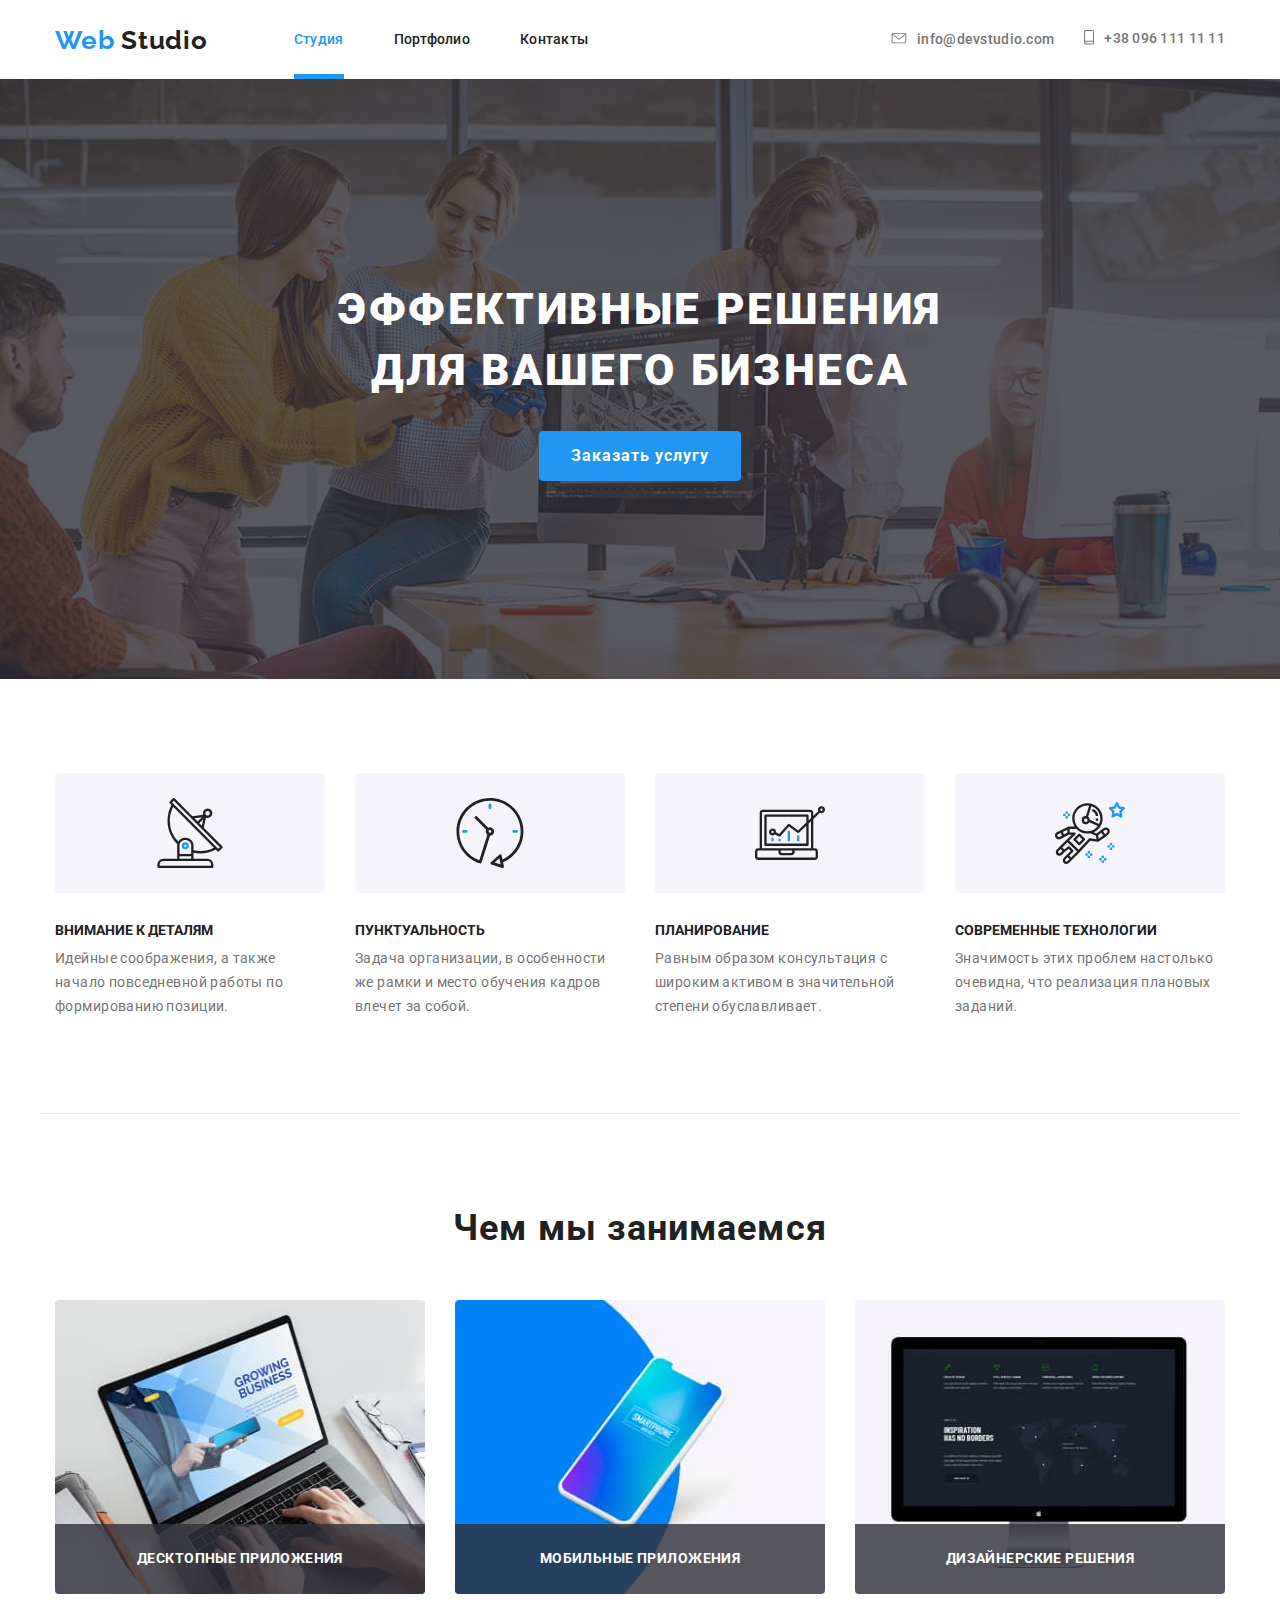
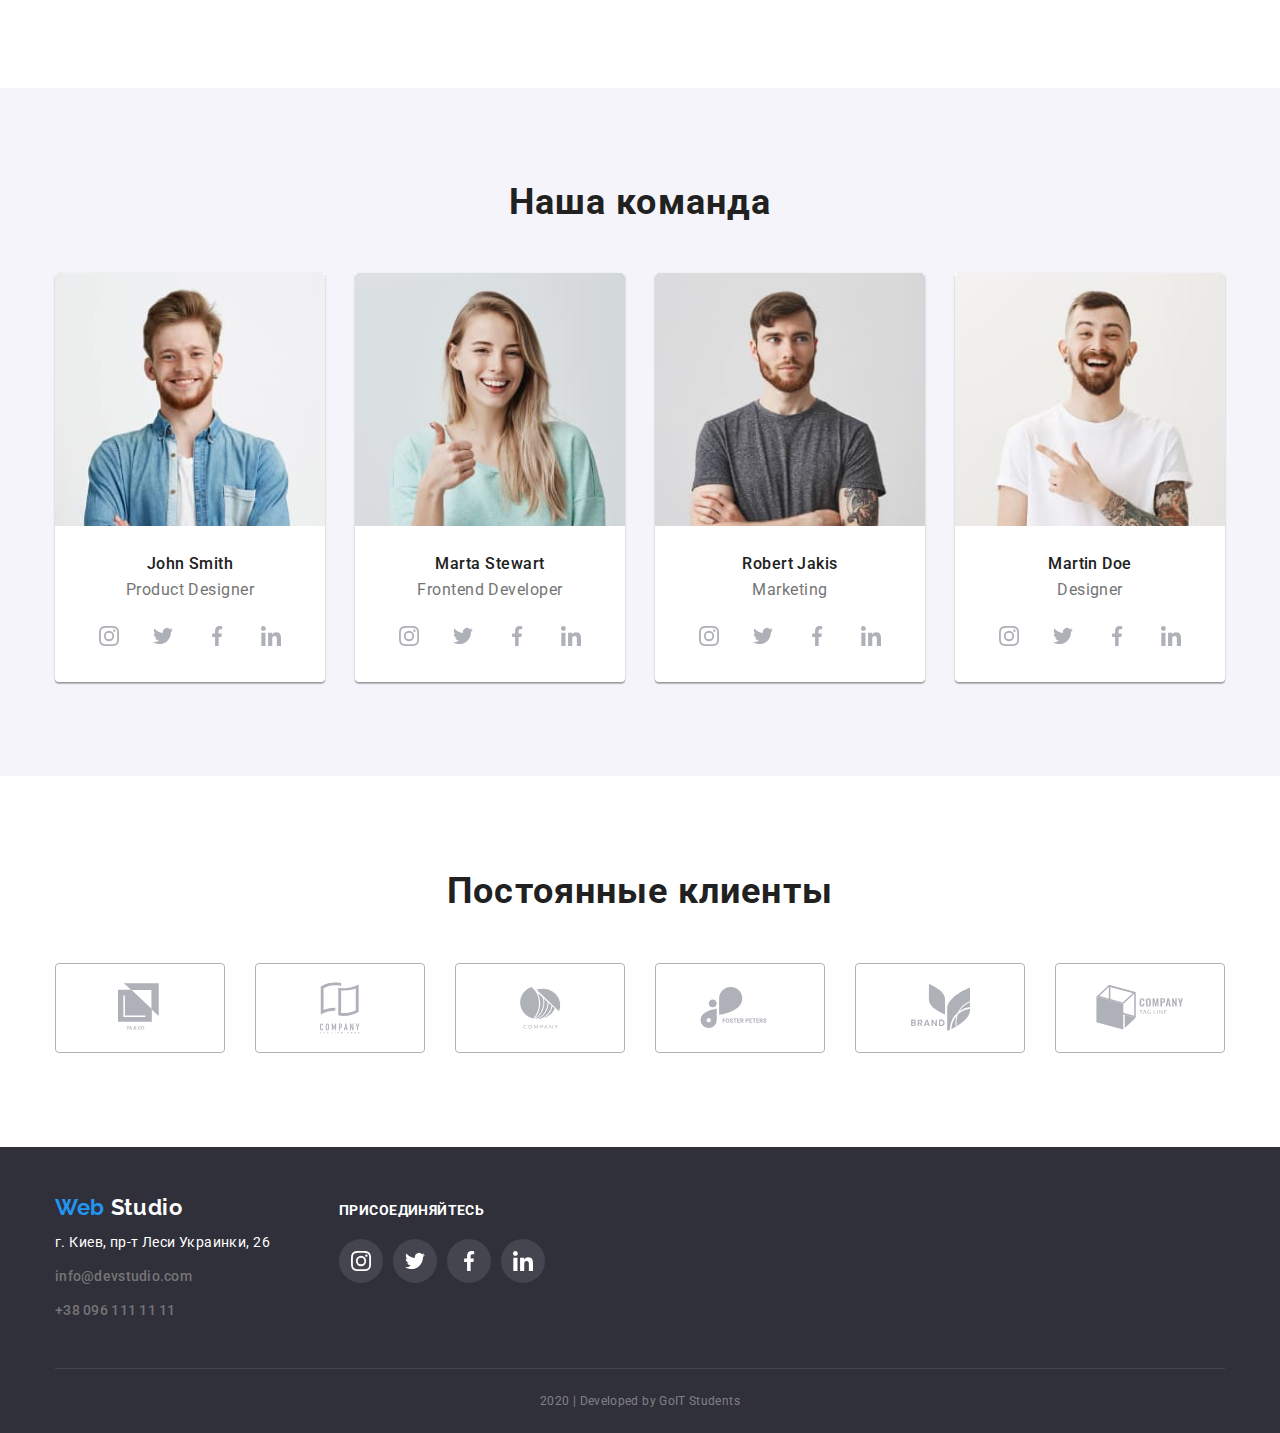
<file: index.html>
<!DOCTYPE html>
<html lang="ru">
  <head>
    <meta charset="UTF-8" />
    <meta name="viewport" content="width=device-width, initial-scale=1.0" />
    <link
      href="https://fonts.googleapis.com/css2?family=Raleway:wght@700&amp;family=Roboto:wght@400;500;700;900&amp;display=swap"
      rel="stylesheet"
    />
    <link
      rel="stylesheet"
      href="https://cdnjs.cloudflare.com/ajax/libs/modern-normalize/0.6.0/modern-normalize.min.css"
    />
    <link rel="stylesheet" href="./css/main.css" />
    <title>Студия</title>
  </head>

  <body>
    <!-- Шапка сайта -->
    <header class="header">
      <div class="container">
        <div class="header-flex">
          <nav class="site-nav">
            <a lang="en" href="./index.html" class="logo"
              ><span class="web">Web</span> Studio</a
            >
            <ul class="main-nav list">
              <li><a href="./index.html" class="link current">Студия</a></li>
              <li><a href="./portfolio.html" class="link">Портфолио</a></li>
              <li><a href="" class="link">Контакты</a></li>
            </ul>
          </nav>
          <ul class="contacts list">
            <li class="contacts-item">
              <a class="contacts-link" href="mailto:info@devstudio.com">
                <svg class="icon envelope" width="16" height="11">
                  <use href="./images/sprite.svg#envelope"></use>
                </svg>
                info@devstudio.com
              </a>
            </li>
            <li class="contacts-item">
              <a class="contacts-link" href="tel:380961111111">
                <svg class="icon smartphone" width="10" height="15">
                  <use href="./images/sprite.svg#smartphone"></use>
                </svg>
                +38 096 111 11 11</a
              >
            </li>
          </ul>
        </div>
      </div>
    </header>
    <main>
      <!-- Функция заказа услуги -->
      <section class="hero">
        <div class="hero-content">
          <h1 class="hero-title">
            эффективные решения <br />для вашего бизнеса
          </h1>
          <a href="" class="hero-button">Заказать услугу</a>
        </div>
      </section>
      <!-- Преимущества -->
      <section class="benefits">
        <div class="container">
          <h2 class="visually-hidden">Преимущества</h2>
          <ul class="benefits-flex list">
            <li class="benefits-item">
              <svg class="benefits-icon">
                <use href="./images/sprite.svg#antenna"></use>
              </svg>
              <h3 class="benefits-subtitle">Внимание к деталям</h3>
              <p class="benefits-text">
                Идейные соображения, а также начало повседневной работы по
                формированию позиции.
              </p>
            </li>
            <li class="benefits-item">
              <svg class="benefits-icon">
                <use href="./images/sprite.svg#clock"></use>
              </svg>
              <h3 class="benefits-subtitle">Пунктуальность</h3>
              <p class="benefits-text">
                Задача организации, в особенности же рамки и место обучения
                кадров влечет за собой.
              </p>
            </li>
            <li class="benefits-item">
              <svg class="benefits-icon">
                <use href="./images/sprite.svg#diagram"></use>
              </svg>
              <h3 class="benefits-subtitle">Планирование</h3>
              <p class="benefits-text">
                Равным образом консультация с широким активом в значительной
                степени обуславливает.
              </p>
            </li>
            <li class="benefits-item">
              <svg class="benefits-icon">
                <use href="./images/sprite.svg#astronaut"></use>
              </svg>
              <h3 class="benefits-subtitle">Современные технологии</h3>
              <p class="benefits-text">
                Значимость этих проблем настолько очевидна, что реализация
                плановых заданий.
              </p>
            </li>
          </ul>
        </div>
      </section>
      <!-- Предоставляемые услуги -->
      <section class="products">
        <div class="container">
          <h2 class="products-title">Чем мы занимаемся</h2>
          <ul class="products-flex list">
            <li class="products-item">
              <img
                src="./images/devices/laptop.jpg"
                alt="Открытая программа на экране ноутбука"
                width="370"
                height="294"
              />
              <p class="products-text">Десктопные приложения</p>
            </li>
            <li class="products-item">
              <img
                src="./images/devices/phone.jpg"
                alt="Смартфон c открытым мобильным приложением"
                width="370"
                height="294"
              />
              <p class="products-text">Мобильные приложения</p>
            </li>
            <li class="products-item">
              <img
                src="./images/devices/computer.jpg"
                alt="Экран компьютера с дизайном на рабочем столе"
                width="370"
                height="294"
              />
              <p class="products-text">Дизайнерские решения</p>
            </li>
          </ul>
        </div>
      </section>
      <!-- Команда -->
      <section class="workers">
        <div class="container">
          <h2 class="workers-title">Наша команда</h2>
          <ul class="workers-flex list">
            <li class="workers-item">
              <img
                src="./images/teamworkers/john.jpg"
                alt="Фото Джона Смита"
                width="270"
              />
              <h3 class="workers-subtitle">John Smith</h3>
              <p class="workers-text">Product Designer</p>
              <ul class="workers-socials list">
                <li class="workers-socials item">
                  <a
                    href="https://www.instagram.com/"
                    aria-label="Ссылка на Instagram"
                    class="workers-link"
                  >
                    <svg class="social-icon" width="20" height="20">
                      <use href="./images/sprite.svg#instagram"></use>
                    </svg>
                  </a>
                </li>
                <li class="workers-socials item">
                  <a
                    href="https://www.twitter.com/"
                    aria-label="Ссылка на Twitter"
                    class="workers-link"
                  >
                    <svg class="social-icon" width="20" height="20">
                      <use href="./images/sprite.svg#twitter"></use>
                    </svg>
                  </a>
                </li>
                <li class="workers-socials item">
                  <a
                    href="https://www.facebook.com/"
                    aria-label="Ссылка на Facebook"
                    class="workers-link"
                    ><svg class="social-icon" width="20" height="20">
                      <use href="./images/sprite.svg#facebook"></use></svg
                  ></a>
                </li>
                <li class="workers-socials item">
                  <a
                    href="https://www.linkedin.com/"
                    aria-label="Ссылка на LinkedIn"
                    class="workers-link"
                    ><svg class="social-icon" width="20" height="20">
                      <use href="./images/sprite.svg#linkedin"></use></svg
                  ></a>
                </li>
              </ul>
            </li>
            <li class="workers-item">
              <img
                src="./images/teamworkers/marta.jpg"
                alt="Фото Марты Стюарт"
                width="270"
              />
              <h3 class="workers-subtitle">Marta Stewart</h3>
              <p class="workers-text">Frontend Developer</p>
              <ul class="workers-socials list">
                <li class="workers-socials item">
                  <a
                    href="https://www.instagram.com/"
                    aria-label="Ссылка на Instagram"
                    class="workers-link"
                  >
                    <svg class="social-icon" width="20" height="20">
                      <use href="./images/sprite.svg#instagram"></use>
                    </svg>
                  </a>
                </li>
                <li class="workers-socials item">
                  <a
                    href="https://www.twitter.com/"
                    aria-label="Ссылка на Twitter"
                    class="workers-link"
                  >
                    <svg class="social-icon" width="20" height="20">
                      <use href="./images/sprite.svg#twitter"></use>
                    </svg>
                  </a>
                </li>
                <li class="workers-socials item">
                  <a
                    href="https://www.facebook.com/"
                    aria-label="Ссылка на Facebook"
                    class="workers-link"
                    ><svg class="social-icon" width="20" height="20">
                      <use href="./images/sprite.svg#facebook"></use></svg
                  ></a>
                </li>
                <li class="workers-socials item">
                  <a
                    href="https://www.linkedin.com/"
                    aria-label="Ссылка на LinkedIn"
                    class="workers-link"
                    ><svg class="social-icon" width="20" height="20">
                      <use href="./images/sprite.svg#linkedin"></use></svg
                  ></a>
                </li>
              </ul>
            </li>
            <li class="workers-item">
              <img
                src="./images/teamworkers/robert.jpg"
                alt="Фото Роберта Джайкиса"
                width="270"
              />
              <h3 class="workers-subtitle">Robert Jakis</h3>
              <p class="workers-text">Marketing</p>
              <ul class="workers-socials list">
                <li class="workers-socials item">
                  <a
                    href="https://www.instagram.com/"
                    aria-label="Ссылка на Instagram"
                    class="workers-link"
                  >
                    <svg class="social-icon" width="20" height="20">
                      <use href="./images/sprite.svg#instagram"></use>
                    </svg>
                  </a>
                </li>
                <li class="workers-socials item">
                  <a
                    href="https://www.twitter.com/"
                    aria-label="Ссылка на Twitter"
                    class="workers-link"
                  >
                    <svg class="social-icon" width="20" height="20">
                      <use href="./images/sprite.svg#twitter"></use>
                    </svg>
                  </a>
                </li>
                <li class="workers-socials item">
                  <a
                    href="https://www.facebook.com/"
                    aria-label="Ссылка на Facebook"
                    class="workers-link"
                    ><svg class="social-icon" width="20" height="20">
                      <use href="./images/sprite.svg#facebook"></use></svg
                  ></a>
                </li>
                <li class="workers-socials item">
                  <a
                    href="https://www.linkedin.com/"
                    aria-label="Ссылка на LinkedIn"
                    class="workers-link"
                    ><svg class="social-icon" width="20" height="20">
                      <use href="./images/sprite.svg#linkedin"></use></svg
                  ></a>
                </li>
              </ul>
            </li>
            <li class="workers-item">
              <img
                src="./images/teamworkers/martin.jpg"
                alt="Фото Мартина Дое"
                width="270"
              />
              <h3 class="workers-subtitle">Martin Doe</h3>
              <p class="workers-text">Designer</p>
              <ul class="workers-socials list">
                <li class="workers-socials item">
                  <a
                    href="https://www.instagram.com/"
                    aria-label="Ссылка на Instagram"
                    class="workers-link"
                  >
                    <svg class="social-icon" width="20" height="20">
                      <use href="./images/sprite.svg#instagram"></use>
                    </svg>
                  </a>
                </li>
                <li class="workers-socials item">
                  <a
                    href="https://www.twitter.com/"
                    aria-label="Ссылка на Twitter"
                    class="workers-link"
                  >
                    <svg class="social-icon" width="20" height="20">
                      <use href="./images/sprite.svg#twitter"></use>
                    </svg>
                  </a>
                </li>
                <li class="workers-socials item">
                  <a
                    href="https://www.facebook.com/"
                    aria-label="Ссылка на Facebook"
                    class="workers-link"
                    ><svg class="social-icon" width="20" height="20">
                      <use href="./images/sprite.svg#facebook"></use></svg
                  ></a>
                </li>
                <li class="workers-socials item">
                  <a
                    href="https://www.linkedin.com/"
                    aria-label="Ссылка на LinkedIn"
                    class="workers-link"
                    ><svg class="social-icon" width="20" height="20">
                      <use href="./images/sprite.svg#linkedin"></use></svg
                  ></a>
                </li>
              </ul>
            </li>
          </ul>
        </div>
      </section>
      <!-- Постоянные клиенты -->
      <section class="clients">
        <div class="container">
          <h2 class="clients-title">Постоянные клиенты</h2>
          <ul class="clients-flex list">
            <li class="clients-item">
              <a href="" aria-label="Ссылка на YA & CO" class="clients-link">
                <svg class="clients-icon" width="45" height="50">
                  <use href="./images/sprite.svg#client1"></use>
                </svg>
              </a>
            </li>
            <li class="clients-item">
              <a
                href=""
                aria-label="Ссылка на COMPANY TAGLINE HERE"
                class="clients-link"
              >
                <svg class="clients-icon" width="40" height="52">
                  <use href="./images/sprite.svg#client2"></use>
                </svg>
              </a>
            </li>
            <li class="clients-item">
              <a href="" aria-label="Ссылка на COMPANY" class="clients-link">
                <svg class="clients-icon" width="41" height="42">
                  <use href="./images/sprite.svg#client3"></use>
                </svg>
              </a>
            </li>
            <li class="clients-item">
              <a
                href=""
                aria-label="Ссылка на FOSTER PETERS"
                class="clients-link"
              >
                <svg class="clients-icon" width="80" height="42">
                  <use href="./images/sprite.svg#client4"></use>
                </svg>
              </a>
            </li>
            <li class="clients-item">
              <a href="" aria-label="Ссылка на BRAND" class="clients-link">
                <svg class="clients-icon" width="59" height="47">
                  <use href="./images/sprite.svg#client5"></use>
                </svg>
              </a>
            </li>
            <li class="clients-item">
              <a
                href=""
                aria-label="Ссылка на COMPANY TAG LINE"
                class="clients-link"
              >
                <svg class="clients-icon" width="88" height="45">
                  <use href="./images/sprite.svg#client6"></use>
                </svg>
              </a>
            </li>
          </ul>
        </div>
      </section>
    </main>
    <!-- Футер -->
    <footer class="footer">
      <div class="container">
        <div class="footer-flex">
          <div class="footer-info">
            <a lang="en" href="./index.html" class="footer-logo"
              ><span class="web">Web</span> Studio</a
            >
            <address>
              <a
                href="https://www.google.com/maps/place/%D0%B1%D1%83%D0%BB.+%D0%9B%D0%B5%D1%81%D0%B8+%D0%A3%D0%BA%D1%80%D0%B0%D0%B8%D0%BD%D0%BA%D0%B8,+26,+%D0%9A%D0%B8%D0%B5%D0%B2,+02000/@50.4265807,30.5361971,17z/data=!3m1!4b1!4m5!3m4!1s0x40d4cf0e033ecbe9:0x57a4dffefec77da0!8m2!3d50.4265807!4d30.5383858"
                class="address"
                target="_blank"
                >г. Киев, пр-т Леси Украинки, 26</a
              >
            </address>
            <ul class="footer contacts list">
              <li class="footer-contacts-link">
                <a class="contacts-link" href="mailto:info@devstudio.com"
                  >info@devstudio.com</a
                >
              </li>
              <li class="footer-contacts-link">
                <a class="contacts-link" href="tel:380961111111"
                  >+38 096 111 11 11</a
                >
              </li>
            </ul>
          </div>
          <!-- Ссылки на соц сети -->
          <div class="footer-join">
            <p class="socials-subtitle">присоединяйтесь</p>
            <ul class="footer-socials list">
              <li class="socials-item">
                <a
                  class="socials-link"
                  href="https://www.instagram.com/"
                  aria-label="Ссылка на Instagram"
                >
                  <svg class="social-icon footer" width="20" height="20">
                    <use href="./images/sprite.svg#instagram"></use>
                  </svg>
                </a>
              </li>
              <li class="socials-item">
                <a
                  class="socials-link"
                  href="https://www.twitter.com/"
                  aria-label="Ссылка на Twitter"
                >
                  <svg class="social-icon footer" width="20" height="20">
                    <use href="./images/sprite.svg#twitter"></use>
                  </svg>
                </a>
              </li>
              <li class="socials-item">
                <a
                  class="socials-link"
                  href="https://www.facebook.com/"
                  aria-label="Ссылка на Facebook"
                >
                  <svg class="social-icon footer" width="20" height="20">
                    <use href="./images/sprite.svg#facebook"></use>
                  </svg>
                </a>
              </li>
              <li class="socials-item">
                <a
                  class="socials-link"
                  href="https://www.linkedin.com/"
                  aria-label="Ссылка на LinkedIn"
                >
                  <svg class="social-icon footer" width="20" height="20">
                    <use href="./images/sprite.svg#linkedin"></use></svg
                ></a>
              </li>
            </ul>
          </div>
        </div>
        <p class="copyright">
          2020 | Developed by GoIT Students
        </p>
      </div>
    </footer>
  </body>
</html>
</file>
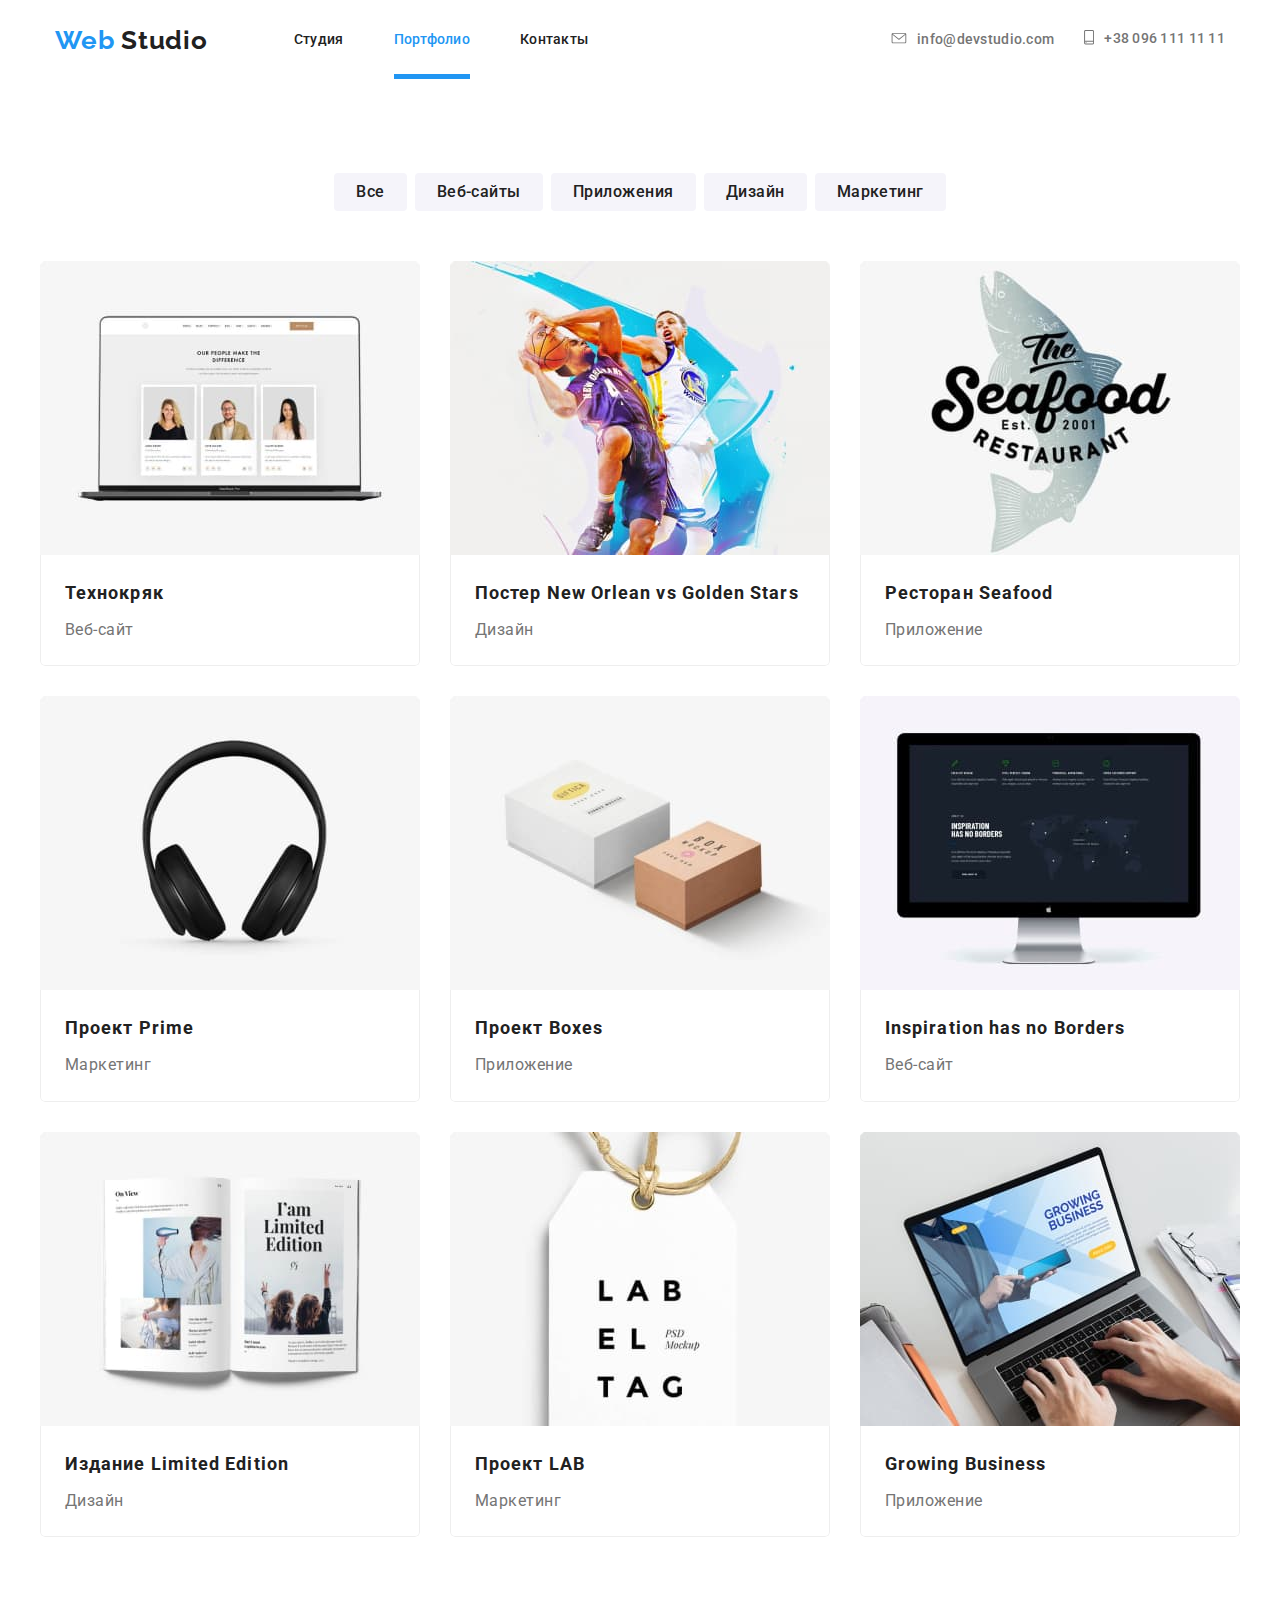
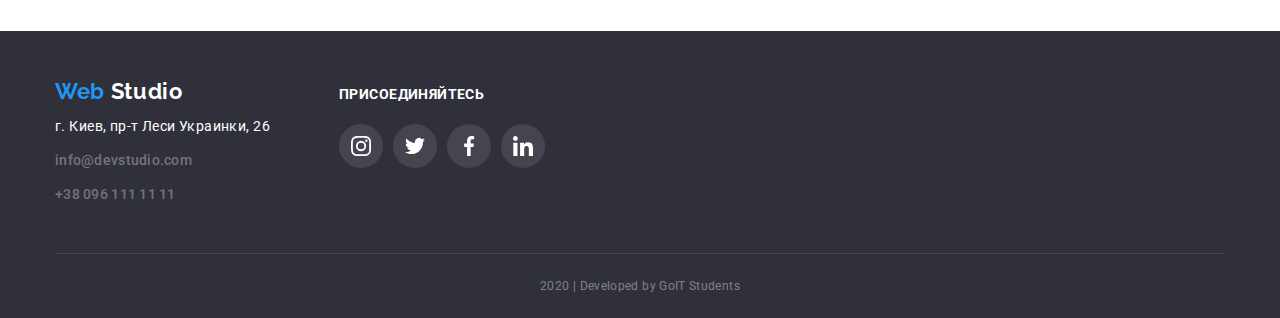
<file: portfolio.html>
<!DOCTYPE html>
<html lang="ru">
  <head>
    <meta charset="UTF-8" />
    <meta name="viewport" content="width=device-width, initial-scale=1.0" />
    <link
      href="https://fonts.googleapis.com/css2?family=Raleway:wght@700&amp;family=Roboto:wght@400;500;700;900&amp;display=swap"
      rel="stylesheet"
    />
    <link
      rel="stylesheet"
      href="https://cdnjs.cloudflare.com/ajax/libs/modern-normalize/0.6.0/modern-normalize.min.css"
    />
    <link rel="stylesheet" href="./css/main.css" />
    <title>Портфолио</title>
  </head>

  <body>
    <!-- Шапка сайта -->
    <header class="header">
      <div class="container">
        <div class="header-flex">
          <nav class="site-nav">
            <a lang="en" href="./index.html" class="logo"
              ><span class="web">Web</span> Studio</a
            >
            <ul class="main-nav list">
              <li><a href="./index.html" class="link">Студия</a></li>
              <li>
                <a href="./portfolio.html" class="link current">Портфолио</a>
              </li>
              <li><a href="" class="link">Контакты</a></li>
            </ul>
          </nav>
          <ul class="contacts list">
            <li class="contacts-item">
              <a class="contacts-link" href="mailto:info@devstudio.com">
                <svg class="icon envelope" width="16" height="11">
                  <use href="./images/sprite.svg#envelope"></use>
                </svg>
                info@devstudio.com
              </a>
            </li>
            <li class="contacts-item">
              <a class="contacts-link" href="tel:380961111111">
                <svg class="icon smartphone" width="10" height="15">
                  <use href="./images/sprite.svg#smartphone"></use>
                </svg>
                +38 096 111 11 11</a
              >
            </li>
          </ul>
        </div>
      </div>
    </header>
    <main>
      <section class="portfolio container">
        <h1 class="visually-hidden">Портфолио</h1>
        <!-- Фильтры -->
        <div class="portfolio nav-filters">
          <button type="button" class="button">Все</button>
          <button type="button" class="button">Веб-сайты</button>
          <button type="button" class="button">Приложения</button>
          <button type="button" class="button">Дизайн</button>
          <button type="button" class="button">Маркетинг</button>
        </div>
        <!-- Примеры работ -->
        <ul class="examples-flex list">
          <li class="examples-item">
            <a>
              <div class="box">
                <img
                  src="./images/examples/notebook.jpg"
                  alt="Открытый веб-сайт на экране ноутбука"
                  width="380"
                />
                <p class="examples-text">
                  Технокряк это современная площадка распространения
                  коронавируса. Компании используют эту платформу для цифрового
                  шпионажа и атак на защищённые сервера конкурентов.
                </p>
              </div>
              <div class="examples-info">
                <h2 class="examples-title">Технокряк</h2>
                <p class="examples-subtitle">Веб-сайт</p>
              </div>
            </a>
          </li>
          <li class="examples-item">
            <a>
              <div class="box">
                <img
                  src="./images/examples/poster.jpg"
                  alt="Дизайн постера с баскетболистами"
                  width="380"
                />
                <p class="examples-text">
                  Технокряк это современная площадка распространения
                  коронавируса. Компании используют эту платформу для цифрового
                  шпионажа и атак на защищённые сервера конкурентов.
                </p>
              </div>
              <div class="examples-info">
                <h2 class="examples-title">
                  Постер New Orlean vs Golden Stars
                </h2>
                <p class="examples-subtitle">Дизайн</p>
              </div>
            </a>
          </li>
          <li class="examples-item">
            <a>
              <div class="box">
                <img
                  src="./images/examples/seafood.jpg"
                  alt="Приложение для ресторана с морской кухней"
                  width="380"
                />
                <p class="examples-text">
                  Технокряк это современная площадка распространения
                  коронавируса. Компании используют эту платформу для цифрового
                  шпионажа и атак на защищённые сервера конкурентов.
                </p>
              </div>
              <div class="examples-info">
                <h2 class="examples-title">Ресторан Seafood</h2>
                <p class="examples-subtitle">Приложение</p>
              </div>
            </a>
          </li>
          <li class="examples-item">
            <a>
              <div class="box">
                <img
                  src="./images/examples/headphones.jpg"
                  alt="Наушники"
                  width="380"
                />
                <p class="examples-text">
                  Технокряк это современная площадка распространения
                  коронавируса. Компании используют эту платформу для цифрового
                  шпионажа и атак на защищённые сервера конкурентов.
                </p>
              </div>
              <div class="examples-info">
                <h2 class="examples-title">Проект Prime</h2>
                <p class="examples-subtitle">Маркетинг</p>
              </div>
            </a>
          </li>
          <li class="examples-item">
            <a>
              <div class="box">
                <img
                  src="./images/examples/boxes.jpg"
                  alt="Приложение Боксес"
                  width="380"
                />
                <p class="examples-text">
                  Технокряк это современная площадка распространения
                  коронавируса. Компании используют эту платформу для цифрового
                  шпионажа и атак на защищённые сервера конкурентов.
                </p>
              </div>
              <div class="examples-info">
                <h2 class="examples-title">Проект Boxes</h2>
                <p class="examples-subtitle">Приложение</p>
              </div>
            </a>
          </li>
          <li class="examples-item">
            <a>
              <div class="box">
                <img
                  src="./images/examples/imac.jpg"
                  alt="Веб-сайт на экране монитора"
                  width="380"
                />
                <p class="examples-text">
                  Технокряк это современная площадка распространения
                  коронавируса. Компании используют эту платформу для цифрового
                  шпионажа и атак на защищённые сервера конкурентов.
                </p>
              </div>
              <div class="examples-info">
                <h2 class="examples-title">Inspiration has no Borders</h2>
                <p class="examples-subtitle">Веб-сайт</p>
              </div>
            </a>
          </li>
          <li class="examples-item">
            <a>
              <div class="box">
                <img
                  src="./images/examples/limited-edition.jpg"
                  alt="Дизайн для издания в виде открытой книги"
                  width="380"
                />
                <p class="examples-text">
                  Технокряк это современная площадка распространения
                  коронавируса. Компании используют эту платформу для цифрового
                  шпионажа и атак на защищённые сервера конкурентов.
                </p>
              </div>
              <div class="examples-info">
                <h2 class="examples-title">Издание Limited Edition</h2>
                <p class="examples-subtitle">Дизайн</p>
              </div>
            </a>
          </li>
          <li class="examples-item">
            <a>
              <div class="box">
                <img
                  src="./images/examples/lab.jpg"
                  alt="Белый лэйб с английскими буквами названия проекта маркетинга"
                  width="380"
                />
                <p class="examples-text">
                  Технокряк это современная площадка распространения
                  коронавируса. Компании используют эту платформу для цифрового
                  шпионажа и атак на защищённые сервера конкурентов.
                </p>
              </div>
              <div class="examples-info">
                <h2 class="examples-title">Проект LAB</h2>
                <p class="examples-subtitle">Маркетинг</p>
              </div>
            </a>
          </li>
          <li class="examples-item">
            <a>
              <div class="box">
                <img
                  src="./images/examples/laptop.jpg"
                  alt="Открытое приложение на экране ноутбука"
                  width="380"
                />
                <p class="examples-text">
                  Технокряк это современная площадка распространения
                  коронавируса. Компании используют эту платформу для цифрового
                  шпионажа и атак на защищённые сервера конкурентов.
                </p>
              </div>
              <div class="examples-info">
                <h2 class="examples-title">Growing Business</h2>
                <p class="examples-subtitle">Приложение</p>
              </div>
            </a>
          </li>
        </ul>
      </section>
    </main>
    <!-- Футер -->
    <footer class="footer">
      <div class="container">
        <div class="footer-flex">
          <div class="footer-info">
            <a lang="en" href="./index.html" class="footer-logo"
              ><span class="web">Web</span> Studio</a
            >
            <address>
              <a
                href="https://www.google.com/maps/place/%D0%B1%D1%83%D0%BB.+%D0%9B%D0%B5%D1%81%D0%B8+%D0%A3%D0%BA%D1%80%D0%B0%D0%B8%D0%BD%D0%BA%D0%B8,+26,+%D0%9A%D0%B8%D0%B5%D0%B2,+02000/@50.4265807,30.5361971,17z/data=!3m1!4b1!4m5!3m4!1s0x40d4cf0e033ecbe9:0x57a4dffefec77da0!8m2!3d50.4265807!4d30.5383858"
                class="address"
                target="_blank"
                >г. Киев, пр-т Леси Украинки, 26</a
              >
            </address>
            <ul class="footer contacts list">
              <li class="footer-contacts-link">
                <a class="contacts-link" href="mailto:info@devstudio.com"
                  >info@devstudio.com</a
                >
              </li>
              <li class="footer-contacts-link">
                <a class="contacts-link" href="tel:380961111111"
                  >+38 096 111 11 11</a
                >
              </li>
            </ul>
          </div>
          <!-- Ссылки на соц сети -->
          <div class="footer-join">
            <p class="socials-subtitle">присоединяйтесь</p>
            <ul class="footer-socials list">
              <li class="socials-item">
                <a
                  class="socials-link"
                  href="https://www.instagram.com/"
                  aria-label="Ссылка на Instagram"
                >
                  <svg class="social-icon footer" width="20" height="20">
                    <use href="./images/sprite.svg#instagram"></use>
                  </svg>
                </a>
              </li>
              <li class="socials-item">
                <a
                  class="socials-link"
                  href="https://www.twitter.com/"
                  aria-label="Ссылка на Twitter"
                >
                  <svg class="social-icon footer" width="20" height="20">
                    <use href="./images/sprite.svg#twitter"></use>
                  </svg>
                </a>
              </li>
              <li class="socials-item">
                <a
                  class="socials-link"
                  href="https://www.facebook.com/"
                  aria-label="Ссылка на Facebook"
                >
                  <svg class="social-icon footer" width="20" height="20">
                    <use href="./images/sprite.svg#facebook"></use>
                  </svg>
                </a>
              </li>
              <li class="socials-item">
                <a
                  class="socials-link"
                  href="https://www.linkedin.com/"
                  aria-label="Ссылка на LinkedIn"
                >
                  <svg class="social-icon footer" width="20" height="20">
                    <use href="./images/sprite.svg#linkedin"></use></svg
                ></a>
              </li>
            </ul>
          </div>
        </div>
        <p class="copyright">
          2020 | Developed by GoIT Students
        </p>
      </div>
    </footer>
  </body>
</html>
</file>
<file: css/main.css>
/* цвет основного текста #212121*/

/* цвет вторичного текста #757575*/

/*#2196F3 акцент синий*/

/*#FFFFFF белый*/

/* вторичный цвет фона #F5F4FA */

/* футер копирайт rgba(255, 255, 255, 0.4); */
:root {
  --primary-text-color: #757575;
  --title-text-color: #212121;
  --accent-color: #2196f3;
  --primary-white-color: #ffffff;
}

body {
  font-family: "Roboto", sans-serif;
  background-color: var(--primary-white-color);
  color: var(--primary-text-color);
}

/* утилиты */

a {
  text-decoration: none;
}

.container {
  width: 1200px;
  margin-left: auto;
  margin-right: auto;
  padding-left: 15px;
  padding-right: 15px;
}

.list {
  margin: 0;
  padding: 0;
  list-style: none;
}

p {
  margin: 0px;
}

img {
  display: block;
  max-width: 100%;
}

.visually-hidden {
  position: absolute;
  width: 1px;
  height: 1px;
  margin: -1px;
  border: 0;
  padding: 0;
  clip: rect(0 0 0 0);
  overflow: hidden;
}

/* шапка */

.header-flex {
  display: flex;
  align-items: center;
}

/* навигация  */

.site-nav {
  display: flex;
  align-items: center;
}

/* лого */

.logo {
  padding: 24px 0px;
  color: var(--title-text-color);
  font-family: "Raleway", sans-serif;
  font-weight: 700;
  font-size: 26px;
  line-height: 1;
  letter-spacing: 0.03em;
  text-decoration: none;
}

.web {
  color: var(--accent-color);
}

/* главная навигация  */

.main-nav {
  display: flex;
  margin-left: 86px;
}

.main-nav .link {
  position: relative;
  display: block;
  padding: 32px 0px;
  color: var(--title-text-color);
  font-weight: 500;
  font-size: 14px;
  line-height: 1.1;
  letter-spacing: 0.02em;
  transition: color 250ms cubic-bezier(0.4, 0, 0.2, 1);
}

.main-nav > li:not(:last-child) {
  margin-right: 50px;
}

.main-nav .link:hover,
.main-nav .link:focus {
  color: var(--accent-color);
}

.main-nav .link.current {
  color: var(--accent-color);
}

.main-nav .link.current::after {
  content: "";
  position: absolute;
  left: 0;
  bottom: 0;
  display: block;
  width: 100%;
  height: 5px;
  background-color: var(--accent-color);
  transition: color 250ms cubic-bezier(0.4, 0, 0.2, 1);
}

/* контакты */

.contacts {
  display: flex;
  margin-left: auto;
}

.contacts-link {
  display: inline-flex;
  align-items: center;
  color: var(--primary-text-color);
  font-weight: 500;
  font-size: 14px;
  line-height: 1;
  letter-spacing: 0.02em;
  transition: color 250ms cubic-bezier(0.4, 0, 0.2, 1);
}

.contacts-link:hover,
.contacts-link:focus {
  color: var(--accent-color);
}

.icon {
  display: inline-block;
  padding: 0;
  margin-right: 10px;
  background-repeat: no-repeat;
  fill: currentColor;
  cursor: pointer;
}
.icon > .envelope {
  background-image: url("../images/sprite.svg#envelope");
}

.icon > .smartphone {
  background-image: url("../images/icons/smartphone.svg");
}

.contacts-item + .contacts-item {
  margin-left: 30px;
}

/* герой */

.hero-content {
  padding: 200px;
  background-image: linear-gradient(
      to right,
      rgba(47, 48, 58, 0.8),
      rgba(47, 48, 58, 0.8)
    ),
    url("../images/hero/hero.jpg");
  background-repeat: no-repeat;
  background-position: center;
  background-size: cover;
  text-align: center;
  max-width: 1600px;
  height: 600px;
  margin-left: auto;
  margin-right: auto;
}

.hero-title {
  margin-top: 0;
  margin-bottom: 30px;
  color: var(--primary-white-color);
  font-weight: 900;
  font-size: 44px;
  line-height: 1.38;
  text-align: center;
  letter-spacing: 0.06em;
  text-transform: uppercase;
}

.hero-button {
  display: inline-block;
  align-items: center;
  padding: 10px 32px;
  border-radius: 4px;
  color: var(--primary-white-color);
  background-color: var(--accent-color);
  font-weight: 700;
  font-size: 16px;
  line-height: 1.9;
  letter-spacing: 0.06em;
  cursor: pointer;
}

/* преимущества */

.benefits {
  padding: 94px 0px;
  margin: auto;
}

.benefits-flex {
  display: flex;
  flex-wrap: wrap;
}

.benefits-item {
  width: 270px;
  margin-right: 30px;
}

.benefits-item:nth-child(4n) {
  margin-right: 0px;
}

.benefits-icon {
  display: block;
  width: 270px;
  height: 120px;
  padding: 25px 100px;
  border-radius: 4px;
  background-color: #f5f4fa;
  background-repeat: no-repeat;
  background-position: center;
}

.benefits-subtitle {
  margin-top: 30px;
  margin-bottom: 10px;
  color: var(--title-text-color);
  text-transform: uppercase;
  font-weight: 700;
  font-size: 14px;
  line-height: 1;
}

.benefits-text {
  font-weight: 400;
  font-size: 14px;
  line-height: 1.7;
  letter-spacing: 0.03em;
}

/* предоставляемые услуги */

.products .container {
  padding-top: 94px;
  padding-bottom: 94px;
  border-top: 1px solid #ececec;
}

.products-title {
  margin-top: 0;
  margin-bottom: 50px;
  color: var(--title-text-color);
  font-weight: 700;
  font-size: 36px;
  line-height: 1.16;
  letter-spacing: 0.03em;
  text-align: center;
}

.products-flex {
  display: flex;
  flex-wrap: wrap;
}

.products-item {
  position: relative;
  width: 370px;
  height: 294px;
  margin-right: 30px;
}

.products-item:nth-child(3n) {
  margin-right: 0px;
}

.products-text {
  position: absolute;
  width: 100%;
  height: 70px;
  bottom: 0;
  margin: 0;
  padding: 27px;
  color: var(--primary-white-color);
  background: rgba(47, 48, 58, 0.8);
  border-radius: 0px 0px 4px 4px;
  font-weight: 700;
  font-size: 14px;
  line-height: 1.14;
  text-align: center;
  letter-spacing: 0.03em;
  text-transform: uppercase;
}

/* команда */

.workers {
  padding-top: 94px;
  padding-bottom: 94px;
  background-color: #f5f4fa;
}

.workers-title {
  margin-top: 0;
  margin-bottom: 50px;
  color: var(--title-text-color);
  font-weight: 700;
  font-size: 36px;
  line-height: 1.16;
  letter-spacing: 0.03em;
  text-align: center;
}

.workers-flex {
  display: flex;
  flex-wrap: wrap;
}

.workers-item {
  width: 270px;
  margin-right: 30px;
  padding-bottom: 24px;
  border-radius: 4px;
  background-color: var(--primary-white-color);
  box-shadow: 0px 2px 1px rgba(0, 0, 0, 0.2), 0px 1px 1px rgba(0, 0, 0, 0.14),
    0px 1px 3px rgba(0, 0, 0, 0.12);
}

.workers-item:nth-child(4n) {
  margin-right: 0px;
}

.workers-subtitle {
  margin-top: 30px;
  margin-bottom: 0px;
  color: var(--title-text-color);
  font-weight: 500;
  font-size: 16px;
  line-height: 1;
  letter-spacing: 0.03em;
  text-align: center;
}

.workers-text {
  margin-top: 10px;
  color: var(--primary-text-color);
  font-weight: 400;
  font-size: 16px;
  line-height: 1;
  letter-spacing: 0.03em;
  text-align: center;
}

.workers-socials.list {
  display: flex;
  justify-content: center;
  margin-top: 16px;
}

.workers-socials.item {
  margin-right: 10px;
}

.workers-socials.item:nth-child(4n) {
  margin-right: 0px;
}

.workers-link {
  display: flex;
  justify-content: center;
  align-items: center;
  width: 44px;
  height: 44px;
  border-radius: 50%;
  color: #afb1b8;
  transition: background-color 250ms cubic-bezier(0.4, 0, 0.2, 1),
    color 250ms cubic-bezier(0.4, 0, 0.2, 1);
}

.social-icon {
  fill: currentColor;
}

.social-icon:hover,
.social-icon:focus {
  fill: var(--primary-white-color);
}

.workers-link:hover,
.workers-link:focus {
  color: var(--primary-white-color);
  background-color: #2196f3;
}

/* клиенты */

.clients {
  padding-top: 94px;
  padding-bottom: 94px;
}

.clients-title {
  margin-top: 0px;
  margin-bottom: 50px;
  color: var(--title-text-color);
  font-weight: 700;
  font-size: 36px;
  line-height: 1.2;
  text-align: center;
  letter-spacing: 0.03em;
}

.clients-flex {
  display: flex;
  flex-wrap: wrap;
  justify-content: space-evenly;
}

.clients-item {
  width: 170px;
  background-color: var(--primary-white-color);
}

.clients-item {
  margin-right: 30px;
}

.clients-item:nth-child(6n) {
  margin-right: 0px;
}

.clients-link {
  display: flex;
  justify-content: center;
  align-items: center;
  width: 170px;
  height: 90px;
  color: #afb1b8;
  border: 1px solid #afb1b8;
  border-radius: 4px;
  transition: color 250ms cubic-bezier(0.4, 0, 0.2, 1),
    border-color 250ms cubic-bezier(0.4, 0, 0.2, 1);
}

.clients-link:hover,
.clients-link:focus {
  color: var(--accent-color);
  border-color: #2196f3;
}

.clients-icon {
  fill: currentColor;
  cursor: pointer;
}

/* футер */

footer {
  background-color: #2f303a;
}

.footer-flex {
  display: flex;
  padding-top: 48px;
  align-items: baseline;
}

.footer-logo {
  color: var(--primary-white-color);
  font-family: "Raleway", sans-serif;
  font-weight: 700;
  font-size: 22px;
  line-height: 1.18;
  letter-spacing: 0.03em;
}

address a {
  display: block;
  margin-top: 10px;
  color: var(--primary-white-color);
  font-style: normal;
  font-weight: 400;
  font-size: 14px;
  line-height: 1.7;
  letter-spacing: 0.03em;
}

.footer.contacts {
  display: block;
  padding-bottom: 46px;
  color: rgba(255, 255, 255, 0.6);
  font-weight: 400;
  font-size: 14px;
  line-height: 1.7;
  letter-spacing: 0.03em;
}

.footer-contacts-link {
  margin-top: 10px;
}

/* соцсети */

.footer-join {
  display: block;
  margin-left: 69px;
}

.socials-subtitle {
  color: var(--primary-white-color);
  font-weight: 700;
  font-size: 14px;
  line-height: 1.1;
  letter-spacing: 0.03em;
  text-transform: uppercase;
}

.footer-socials {
  display: flex;
  justify-content: space-between;
  margin-top: 21px;
}

.socials-item {
  margin-right: 10px;
}

.socials-item:nth-child(4n) {
  margin-right: 0px;
}

.socials-link {
  display: flex;
  justify-content: center;
  align-items: center;
  width: 44px;
  height: 44px;
  border-radius: 50%;
  background-color: rgba(255, 255, 255, 0.1);
  transition: background-color 250ms cubic-bezier(0.4, 0, 0.2, 1),
    color 250ms cubic-bezier(0.4, 0, 0.2, 1);
}

.social-icon.footer {
  fill: var(--primary-white-color);
}

.socials-link:hover,
.socials-link:focus {
  color: var(--primary-white-color);
  background-color: #2196f3;
}

.copyright {
  padding: 20px 0px;
  border-top: 1px solid rgba(255, 255, 255, 0.1);
  color: rgba(255, 255, 255, 0.4);
  font-weight: 400;
  font-size: 12px;
  line-height: 2;
  letter-spacing: 0.03em;
  text-align: center;
}

/* СТРАНИЦА portfolio.html */

.header-portfolio {
  border-bottom: 1px solid #ececec;
}

/* потрфолио */

.portfolio {
  padding: 94px 0px;
}

.nav-filters {
  display: flex;
  flex-wrap: wrap;
  justify-content: center;
  padding: 0px;
}

.button {
  margin-right: 8px;
  padding: 6px 22px;
  border-radius: 4px;
  border: 0;
  color: var(--title-text-color);
  background-color: #f5f4fa;
  font-weight: 500;
  font-size: 16px;
  line-height: 1.6;
  letter-spacing: 0.03em;
  cursor: pointer;
  transition: background-color 250ms cubic-bezier(0.4, 0, 0.2, 1),
    color 250ms cubic-bezier(0.4, 0, 0.2, 1);
}

.button:nth-child(5n) {
  margin-right: 0px;
}

.button:hover,
.button:focus {
  color: var(--primary-white-color);
  background-color: var(--accent-color);
  box-shadow: 0px 2px 2px rgba(0, 0, 0, 0.12), 0px 1px 2px rgba(0, 0, 0, 0.08),
    0px 3px 1px rgba(0, 0, 0, 0.1);
}

/* примеры работ */

.examples-flex {
  display: flex;
  flex-wrap: wrap;
  margin-top: 50px;
}

.examples-item {
  width: 380px;
  margin-bottom: 30px;
  margin-right: 30px;
  border-radius: 5px;
  overflow: hidden;
  transition: box-shadow 250ms cubic-bezier(0.4, 0, 0.2, 1);
}

.examples-item:nth-child(3n) {
  margin-right: 0px;
}

.examples-item:nth-last-child(-n + 3) {
  margin-bottom: 0;
}

.examples-item:hover,
.examples-item:focus {
  box-shadow: 1px 4px 6px rgba(0, 0, 0, 0.16), 0px 4px 4px rgba(0, 0, 0, 0.06),
    0px 1px 1px rgba(0, 0, 0, 0.12);
  cursor: pointer;
}

.box {
  position: relative;
  overflow: hidden;
}

.examples-text {
  display: inline-flex;
  position: absolute;
  padding: 63px 24px;
  margin: 0;
  font-size: 18px;
  line-height: 1.56;
  letter-spacing: 0.03em;
  background-color: rgba(33, 150, 243, 0.9);
  color: var(--primary-white-color);
  transition: transform 250ms cubic-bezier(0.4, 0, 0.2, 1);
}

.examples-item:hover .examples-text,
.examples-item:focus .examples-text {
  transform: translateY(-100%);
  z-index: 3;
}

.examples-info {
  border: 1px solid #eeeeee;
  border-top: transparent;
  border-bottom-left-radius: 5px;
  border-bottom-right-radius: 5px;
  padding: 20px 24px;
}

.examples-title {
  margin: 0px;
  color: var(--title-text-color);
  font-weight: 700;
  font-size: 18px;
  line-height: 2;
  letter-spacing: 0.06em;
}

.examples-subtitle {
  margin-top: 4px;
  color: var(--primary-text-color);
  font-weight: 400;
  font-size: 16px;
  line-height: 1.9;
  letter-spacing: 0.03em;
}
</file>
